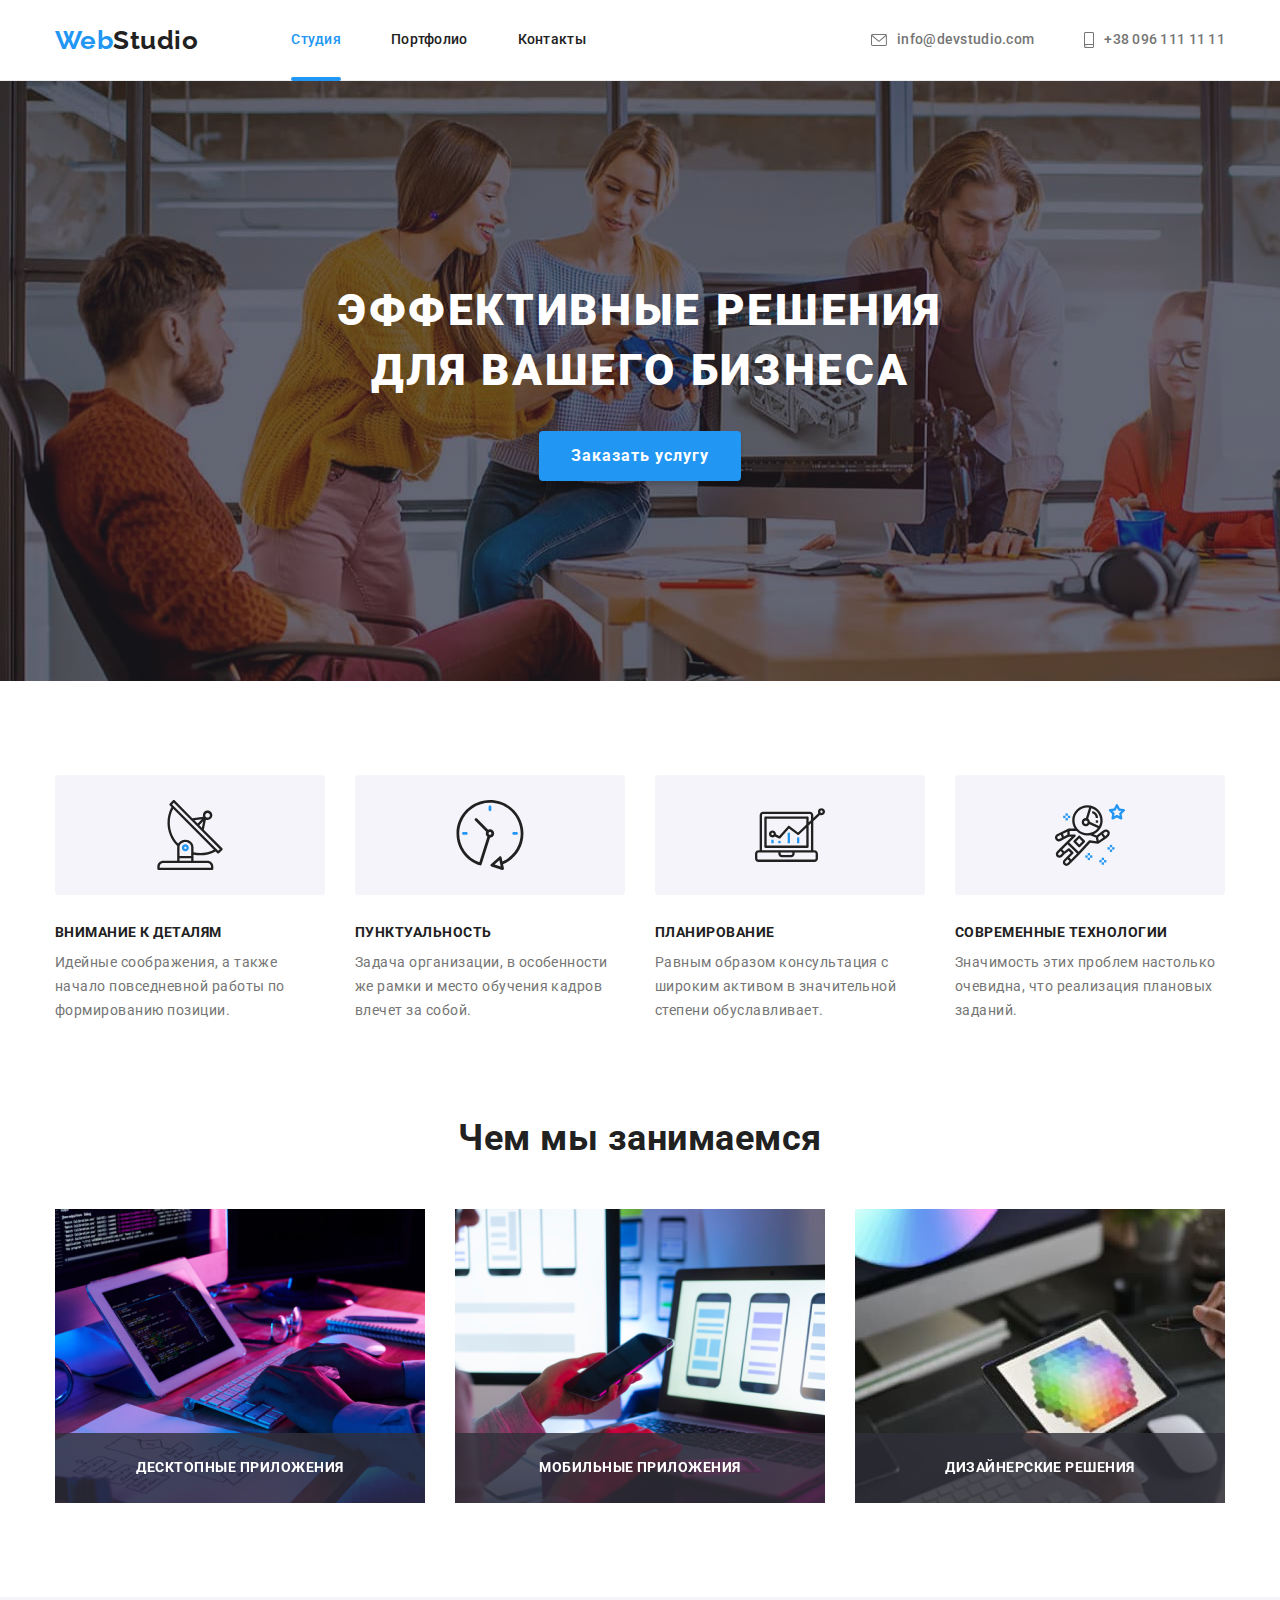
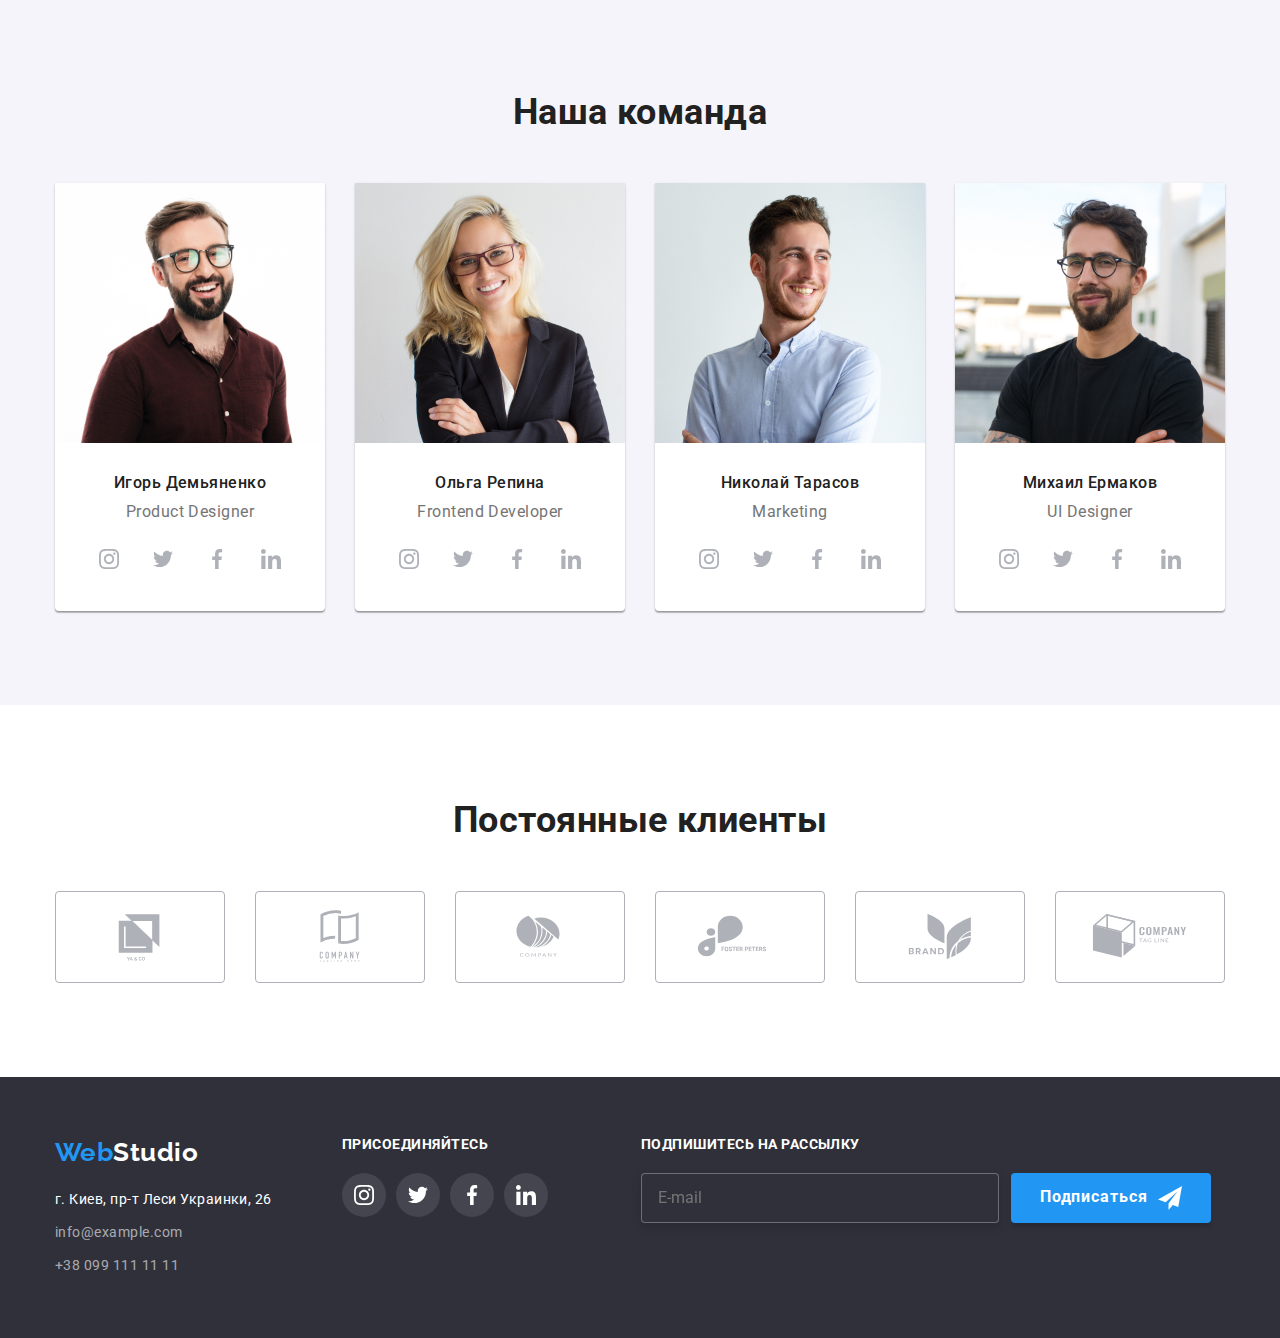
<file: index.html>
<!DOCTYPE html>
<html lang="ru">
  <head>
    <meta charset="UTF-8" />
    <meta http-equiv="X-UA-Compatible" content="IE=edge" />
    <meta name="viewport" content="width=device-width, initial-scale=1.0" />
    <title>Document</title>

    <link
      href="https://fonts.googleapis.com/css2?family=Raleway:wght@700&family=Roboto:wght@400;500;700;900&display=swap"
      rel="stylesheet"
    />
    <link
      rel="stylesheet"
      href="https://cdnjs.cloudflare.com/ajax/libs/modern-normalize/1.1.0/modern-normalize.min.css"
    />
    <link rel="stylesheet" href="./css/styles.css" />
  </head>
  <body>
    <!----------------HEADER------------->

    <header>
      <div class="container header">
        <nav class="header-nav">
          <a href="/" class="logo"
            ><span class="second-color-logo">Web</span>Studio
          </a>
          <ul class="site-nav list">
            <li class="item">
              <a href="./index.html" class="link current-btn">Студия</a>
            </li>
            <li class="item">
              <a href="./portfolio.html" class="link">Портфолио</a>
            </li>

            <li class="item">
              <a href="./contacts.html" class="link">Контакты</a>
            </li>
          </ul>
        </nav>

        <ul class="contacts list">
          <li class="item">
            <a href="mailto:info@devstudio.com" class="contacts-link">
              <svg class="icon-contacts" width="16" height="12">
                <use href="./images/icons.svg/sprite.svg#icon-envelope"></use>
              </svg>
              info@devstudio.com</a
            >
          </li>
          <li class="item">
            <a href="tel:+380961111111" class="contacts-link">
              <svg class="icon-contacts" width="10" height="16">
                <use
                  href="./images/icons.svg/sprite.svg#icon-smartphone  "
                ></use>
              </svg>
              +38 096 111 11 11
            </a>
          </li>
        </ul>
      </div>
    </header>
    <!-----------------MAIN-------------->

    <main>
      <!-----------------HERO-------------->

      <section class="hero">
        <div class="container">
          <h1 class="hero-title">Эффективные решения для вашего бизнеса</h1>
          <button type="button" class="hero-button" data-modal-open>
            Заказать услугу
          </button>

          <!-- -------MODAL-------- -->

          <div class="backdrop is-hidden" data-modal>
            <div class="modal">
              <button class="modal-close" data-modal-close>
                <svg class="modal-icon" width="11" height="11">
                  <use href="./images/icons.svg/sprite.svg#icon-modal"></use>
                </svg>
              </button>

              <form class="modal-form">
                <b class="modal-title">
                  Оставьте свои данные, мы вам перезвоним
                </b>

                <label class="modal-label" for="name">Имя</label>
                <div class="modal-thumb">
                  <input
                    class="modal-input"
                    name="name"
                    type="text"
                    id="name"
                  />
                  <svg class="modal-icon-input" width="18" height="18">
                    <use
                      href="./images/icons.svg/sprite.svg#icon-person-modal"
                    ></use>
                  </svg>
                </div>

                <label class="modal-label" for="tel">Телефон</label>

                <div class="modal-thumb">
                  <input
                    class="modal-input"
                    name="telephone"
                    type="tel"
                    id="tel"
                  />

                  <svg class="modal-icon-input" width="18" height="18">
                    <use
                      href="./images/icons.svg/sprite.svg#icon-phone-modal"
                    ></use>
                  </svg>
                </div>

                <label class="modal-label" for="email">Почта</label>
                <div class="modal-thumb">
                  <input
                    class="modal-input"
                    name="email"
                    type="email"
                    id="email"
                  />
                  <svg class="modal-icon-input" width="18" height="18">
                    <use
                      href="./images/icons.svg/sprite.svg#icon-email-modal"
                    ></use>
                  </svg>
                </div>
                <label class="modal-label" for="comment">Комментарий</label>
                <textarea
                  class="comment-text"
                  name="comment"
                  id="comment"
                  placeholder="Введите текст"
                ></textarea>

                <div class="policy">
                  <input
                    class="policy-input"
                    type="checkbox"
                    name="policy"
                    id="policy"
                  />
                  <span class="check-icon"> </span>
                  <label class="policy-label" for="policy">
                    Соглашаюсь с рассылкой и принимаю&nbsp;
                    <a href="" class="policy-contract"> Условия договора</a>
                  </label>
                </div>

                <div class="modal-button">
                  <button class="button" type="submit">Отправить</button>
                </div>
              </form>
            </div>
          </div>
        </div>
      </section>

      <!-----------------BENEFITS-------------->
      <section class="section benefits-section">
        <h2 class="section-title visually-hidden">Наши плюсы</h2>
        <div class="container">
          <ul class="benefits-list list">
            <li class="item icon">
              <div class="icon-box">
                <svg class="icon-benefits" width="70" height="70">
                  <use href="./images/icons.svg/sprite.svg#icon-antenna"></use>
                </svg>
              </div>
              <h3 class="title">Внимание к деталям</h3>
              <p class="benefits-text">
                Идейные соображения, а также начало повседневной работы по
                формированию позиции.
              </p>
            </li>
            <li class="item icon">
              <div class="icon-box">
                <svg class="icon-benefits" width="70" height="70">
                  <use href="./images/icons.svg/sprite.svg#icon-clock"></use>
                </svg>
              </div>
              <h3 class="title">Пунктуальность</h3>
              <p class="benefits-text">
                Задача организации, в особенности же рамки и место обучения
                кадров влечет за собой.
              </p>
            </li>
            <li class="item icon">
              <div class="icon-box">
                <svg class="icon-benefits" width="70" height="70">
                  <use href="./images/icons.svg/sprite.svg#icon-diagram"></use>
                </svg>
              </div>
              <h3 class="title">Планирование</h3>
              <p class="benefits-text">
                Равным образом консультация с широким активом в значительной
                степени обуславливает.
              </p>
            </li>

            <li class="item icon">
              <div class="icon-box">
                <svg class="icon-benefits" width="70" height="70">
                  <use
                    href="./images/icons.svg/sprite.svg#icon-astronaut"
                  ></use>
                </svg>
              </div>
              <h3 class="title">Современные технологии</h3>
              <p class="benefits-text">
                Значимость этих проблем настолько очевидна, что реализация
                плановых заданий.
              </p>
            </li>
          </ul>
        </div>
      </section>

      <!-----------------OCCUPATION-------------->
      <section class="section occupation">
        <div class="container">
          <h2 class="section-title">Чем мы занимаемся</h2>

          <ul class="list-works list">
            <li class="item">
              <div class="works-thumb">
                <img
                  src="./images/studio.images/works/site-development.jpg"
                  alt="site development"
                  width="370"
                  height="294"
                />
                <p class="works-text">Десктопные приложения</p>
              </div>
            </li>
            <li class="item">
              <div class="works-thumb">
                <img
                  src="./images/studio.images/works/mobile-development.jpg"
                  alt="mobile development"
                  width="370"
                  height="294"
                />
                <p class="works-text">Мобильные приложения</p>
              </div>
            </li>
            <li class="item">
              <div class="works-thumb">
                <img
                  src="./images/studio.images/works/styles-and-colors.jpg"
                  alt="styles and colors"
                  width="370"
                  height="294"
                />
                <p class="works-text">Дизайнерские решения</p>
              </div>
            </li>
          </ul>
        </div>
      </section>

      <!-----------------TEAM-------------->

      <section class="section team">
        <div class="container">
          <h2 class="section-title">Наша команда</h2>
          <ul class="team-list list">
            <li class="item">
              <img
                class="img"
                src="./images/studio.images/team/img-1.jpg"
                alt="Product Designer"
                width="270"
                height="260"
              />
              <div class="team-content">
                <h3 class="member">Игорь Демьяненко</h3>
                <p class="specialty">Product Designer</p>
                <ul class="team-soc-media list">
                  <li class="item-soc">
                    <a href="" class="social-link">
                      <svg class="icon-social" width="20" height="20">
                        <use
                          href="./images/icons.svg/sprite.svg#icon-instagram"
                        ></use>
                      </svg>
                    </a>
                  </li>

                  <li class="item-soc">
                    <a href="" class="social-link">
                      <svg class="icon-social" width="20" height="20">
                        <use
                          href="./images/icons.svg/sprite.svg#icon-twitter"
                        ></use>
                      </svg>
                    </a>
                  </li>

                  <li class="item-soc">
                    <a href="" class="social-link">
                      <svg class="icon-social" width="20" height="20">
                        <use
                          href="./images/icons.svg/sprite.svg#icon-facebook"
                        ></use>
                      </svg>
                    </a>
                  </li>

                  <li class="item-soc">
                    <a href="" class="social-link">
                      <svg class="icon-social" width="20" height="20">
                        <use
                          href="./images/icons.svg/sprite.svg#icon-linkedin"
                        ></use>
                      </svg>
                    </a>
                  </li>
                </ul>
              </div>
            </li>
            <!-- ------------------ -->
            <li class="item">
              <img
                class="img"
                src="./images/studio.images/team/img-2.jpg"
                alt="Frontend Developer"
                width="270"
                height="260"
              />
              <div class="team-content">
                <h3 class="member">Ольга Репина</h3>
                <p class="specialty">Frontend Developer</p>

                <ul class="team-soc-media list">
                  <li class="item-soc">
                    <a href="" class="social-link">
                      <svg class="icon-social" width="20" height="20">
                        <use
                          href="./images/icons.svg/sprite.svg#icon-instagram"
                        ></use>
                      </svg>
                    </a>
                  </li>

                  <li class="item-soc">
                    <a href="" class="social-link">
                      <svg class="icon-social" width="20" height="20">
                        <use
                          href="./images/icons.svg/sprite.svg#icon-twitter"
                        ></use>
                      </svg>
                    </a>
                  </li>

                  <li class="item-soc">
                    <a href="" class="social-link">
                      <svg class="icon-social" width="20" height="20">
                        <use
                          href="./images/icons.svg/sprite.svg#icon-facebook"
                        ></use>
                      </svg>
                    </a>
                  </li>

                  <li class="item-soc">
                    <a href="" class="social-link">
                      <svg class="icon-social" width="20" height="20">
                        <use
                          href="./images/icons.svg/sprite.svg#icon-linkedin"
                        ></use>
                      </svg>
                    </a>
                  </li>
                </ul>
              </div>
            </li>
            <!-- ------------- -->
            <li class="item">
              <img
                class="img"
                src="./images/studio.images/team/img-3.jpg"
                alt="Marketing"
                width="270"
                height="260"
              />
              <div class="team-content">
                <h3 class="member">Николай Тарасов</h3>
                <p class="specialty">Marketing</p>

                <ul class="team-soc-media list">
                  <li class="item-soc">
                    <a href="" class="social-link">
                      <svg class="icon-social" width="20" height="20">
                        <use
                          href="./images/icons.svg/sprite.svg#icon-instagram"
                        ></use>
                      </svg>
                    </a>
                  </li>

                  <li class="item-soc">
                    <a href="" class="social-link">
                      <svg class="icon-social" width="20" height="20">
                        <use
                          href="./images/icons.svg/sprite.svg#icon-twitter"
                        ></use>
                      </svg>
                    </a>
                  </li>

                  <li class="item-soc">
                    <a href="" class="social-link">
                      <svg class="icon-social" width="20" height="20">
                        <use
                          href="./images/icons.svg/sprite.svg#icon-facebook"
                        ></use>
                      </svg>
                    </a>
                  </li>

                  <li class="item-soc">
                    <a href="" class="social-link">
                      <svg class="icon-social" width="20" height="20">
                        <use
                          href="./images/icons.svg/sprite.svg#icon-linkedin"
                        ></use>
                      </svg>
                    </a>
                  </li>
                </ul>
              </div>
            </li>
            <!-- -------------- -->
            <li class="item">
              <img
                class="img"
                src="./images/studio.images/team/img-4.jpg"
                alt="UI Designer"
                width="270"
                height="260"
              />
              <div class="team-content">
                <h3 class="member">Михаил Ермаков</h3>
                <p class="specialty">UI Designer</p>

                <ul class="team-soc-media list">
                  <li class="item-soc">
                    <a href="" class="social-link">
                      <svg class="icon-social" width="20" height="20">
                        <use
                          href="./images/icons.svg/sprite.svg#icon-instagram"
                        ></use>
                      </svg>
                    </a>
                  </li>

                  <li class="item-soc">
                    <a href="" class="social-link">
                      <svg class="icon-social" width="20" height="20">
                        <use
                          href="./images/icons.svg/sprite.svg#icon-twitter"
                        ></use>
                      </svg>
                    </a>
                  </li>

                  <li class="item-soc">
                    <a href="" class="social-link">
                      <svg class="icon-social" width="20" height="20">
                        <use
                          href="./images/icons.svg/sprite.svg#icon-facebook"
                        ></use>
                      </svg>
                    </a>
                  </li>

                  <li class="item-soc">
                    <a href="" class="social-link">
                      <svg class="icon-social" width="20" height="20">
                        <use
                          href="./images/icons.svg/sprite.svg#icon-linkedin"
                        ></use>
                      </svg>
                    </a>
                  </li>
                </ul>
              </div>
            </li>
          </ul>
        </div>
      </section>
      <!---------------clients-------------- -->
      <section class="section clients">
        <div class="container">
          <h2 class="section-title">Постоянные клиенты</h2>
          <ul class="list clients-list">
            <li class="item">
              <a href="" class="clients-link">
                <svg class="icon-clients" width="106" height="60">
                  <use href="./images/icons.svg/sprite.svg#icon-Logo-1"></use>
                </svg>
              </a>
            </li>

            <li class="item">
              <a href="" class="clients-link">
                <svg class="icon-clients" width="106" height="60">
                  <use href="./images/icons.svg/sprite.svg#icon-Logo-2"></use>
                </svg>
              </a>
            </li>

            <li class="item">
              <a href="" class="clients-link">
                <svg class="icon-clients" width="106" height="60">
                  <use href="./images/icons.svg/sprite.svg#icon-Logo-3"></use>
                </svg>
              </a>
            </li>

            <li class="item">
              <a href="" class="clients-link">
                <svg class="icon-clients" width="106" height="60">
                  <use href="./images/icons.svg/sprite.svg#icon-Logo-4"></use>
                </svg>
              </a>
            </li>

            <li class="item">
              <a href="" class="clients-link">
                <svg class="icon-clients" width="106" height="60">
                  <use href="./images/icons.svg/sprite.svg#icon-Logo-5"></use>
                </svg>
              </a>
            </li>

            <li class="item">
              <a href="" class="clients-link">
                <svg class="icon-clients" width="106" height="60">
                  <use href="./images/icons.svg/sprite.svg#icon-Logo-6"></use>
                </svg>
              </a>
            </li>
          </ul>
        </div>
      </section>
    </main>
    <!-----------------FOOTER-------------->

    <footer class="footer">
      <div class="container footer-container">
        <div class="footer-address">
          <a href="/" class="footer-logo"
            ><span class="footer-logo-span">Web</span>Studio
          </a>
          <address class="address">
            <a href="/" class="location">г. Киев, пр-т Леси Украинки, 26</a>
            <a href="emailto:info@example.com" class="contacts mail"
              >info@example.com</a
            >
            <a href="tel:+380991111111" class="contacts tel"
              >+38 099 111 11 11</a
            >
          </address>
        </div>
        <div class="social-media">
          <h3 class="title">присоединяйтесь</h3>
          <ul class="footer-list list">
            <li class="item">
              <a href="" class="link">
                <svg class="icon-social" width="20" height="20">
                  <use
                    href="./images/icons.svg/sprite.svg#icon-instagram"
                  ></use>
                </svg>
              </a>
            </li>

            <li class="item">
              <a href="" class="link">
                <svg class="icon-social" width="20" height="20">
                  <use href="./images/icons.svg/sprite.svg#icon-twitter"></use>
                </svg>
              </a>
            </li>

            <li class="item">
              <a href="" class="link">
                <svg class="icon-social" width="20" height="20">
                  <use href="./images/icons.svg/sprite.svg#icon-facebook"></use>
                </svg>
              </a>
            </li>

            <li class="item">
              <a href="" class="link">
                <svg class="icon-social" width="20" height="20">
                  <use href="./images/icons.svg/sprite.svg#icon-linkedin"></use>
                </svg>
              </a>
            </li>
          </ul>
        </div>

        <div class="subscribe">
          <h3 class="title">Подпишитесь на рассылку</h3>
          <form class="subscribe-form">
            <label for="email-footer"></label>
            <input
              class="input-footer"
              name="email"
              type="email"
              id="email-footer"
              placeholder="E-mail"
            />
            <button class="button" type="submit">
              Подписаться
              <svg width="24" height="24" class="subscribe-icon">
                <use href="./images/icons.svg/sprite.svg#icon-send"></use>
              </svg>
            </button>
          </form>
        </div>
      </div>
    </footer>
    <script src="./modal.js"></script>
  </body>
</html>
</file>
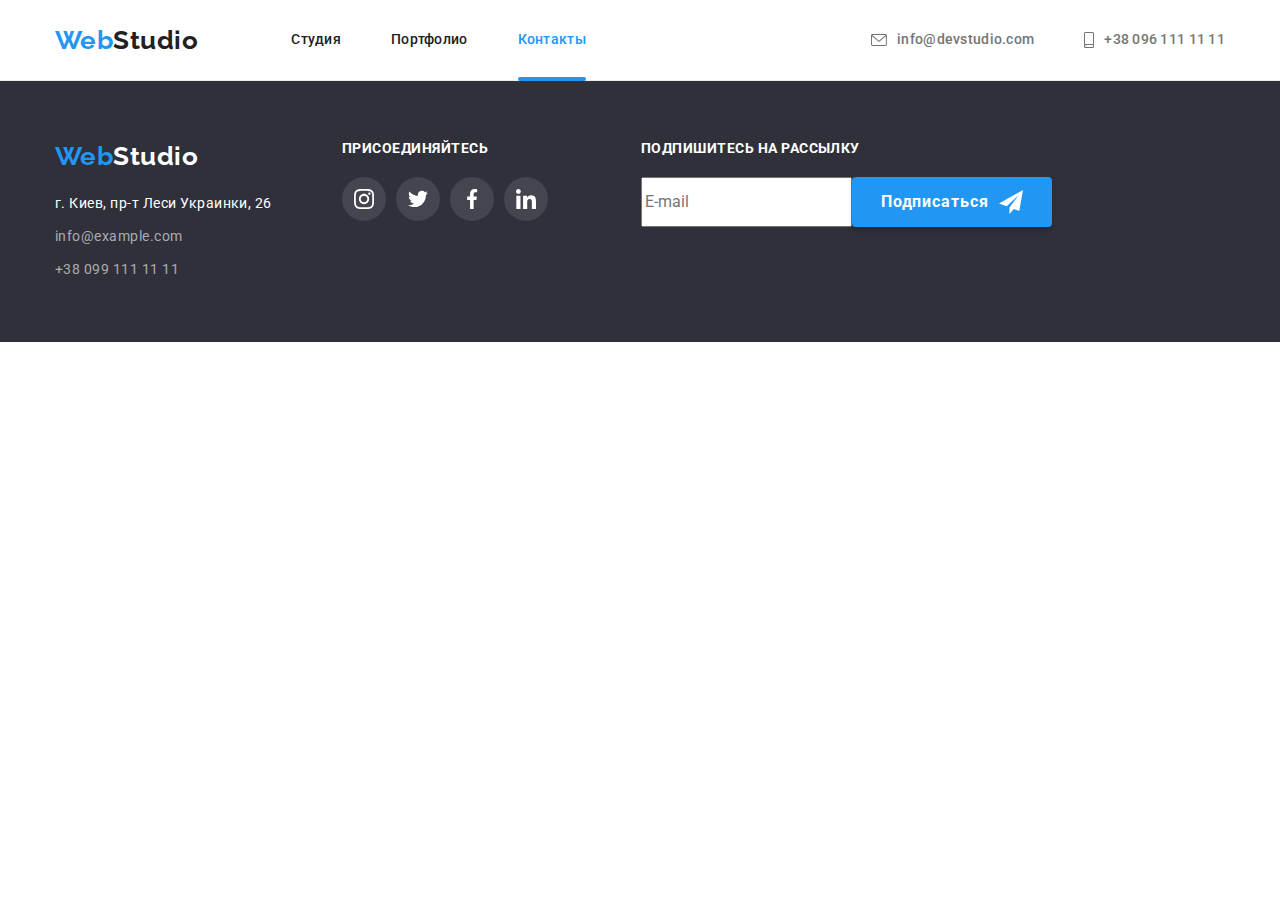
<file: contacts.html>
<!DOCTYPE html>
<html lang="en">
  <head>
    <meta charset="UTF-8" />
    <meta http-equiv="X-UA-Compatible" content="IE=edge" />
    <meta name="viewport" content="width=device-width, initial-scale=1.0" />
    <title>Document</title>
    <link
      href="https://fonts.googleapis.com/css2?family=Raleway:wght@700&family=Roboto:wght@400;500;700;900&display=swap"
      rel="stylesheet"
    />
    <link
      rel="stylesheet"
      href="https://cdnjs.cloudflare.com/ajax/libs/modern-normalize/1.1.0/modern-normalize.min.css"
    />
    <link rel="stylesheet" href="./css/styles.css" />
  </head>
  <body>
    <!-- header -->
    <header>
      <div class="container header">
        <nav class="header-nav">
          <a href="/" class="logo"
            ><span class="second-color-logo">Web</span>Studio
          </a>
          <ul class="site-nav list">
            <li class="item">
              <a href="./index.html" class="link">Студия</a>
            </li>
            <li class="item">
              <a href="./portfolio.html" class="link">Портфолио</a>
            </li>

            <li class="item">
              <a href="./contacts.html" class="link current-btn">Контакты</a>
            </li>
          </ul>
        </nav>

        <ul class="contacts list">
          <li class="item">
            <a href="mailto:info@devstudio.com" class="contacts-link">
              <svg class="icon-contacts" width="16" height="12">
                <use href="./images/icons.svg/sprite.svg#icon-envelope"></use>
              </svg>
              info@devstudio.com</a
            >
          </li>
          <li class="item">
            <a href="tel:+380961111111" class="contacts-link">
              <svg class="icon-contacts" width="10" height="16">
                <use
                  href="./images/icons.svg/sprite.svg#icon-smartphone  "
                ></use>
              </svg>
              +38 096 111 11 11
            </a>
          </li>
        </ul>
      </div>
    </header>
    <!-- main -->
    <main></main>

    <!-- footer -->
    <footer class="footer">
      <div class="container footer-container">
        <div class="footer-address">
          <a href="/" class="footer-logo"
            ><span class="footer-logo-span">Web</span>Studio
          </a>
          <address class="address">
            <a href="/" class="location">г. Киев, пр-т Леси Украинки, 26</a>
            <a href="emailto:info@example.com" class="contacts mail"
              >info@example.com</a
            >
            <a href="tel:+380991111111" class="contacts tel"
              >+38 099 111 11 11</a
            >
          </address>
        </div>
        <div class="social-media">
          <h3 class="title">присоединяйтесь</h3>
          <ul class="footer-list list">
            <li class="item">
              <a href="" class="link">
                <svg class="icon-social" width="20" height="20">
                  <use
                    href="./images/icons.svg/sprite.svg#icon-instagram"
                  ></use>
                </svg>
              </a>
            </li>

            <li class="item">
              <a href="" class="link">
                <svg class="icon-social" width="20" height="20">
                  <use href="./images/icons.svg/sprite.svg#icon-twitter"></use>
                </svg>
              </a>
            </li>

            <li class="item">
              <a href="" class="link">
                <svg class="icon-social" width="20" height="20">
                  <use href="./images/icons.svg/sprite.svg#icon-facebook"></use>
                </svg>
              </a>
            </li>

            <li class="item">
              <a href="" class="link">
                <svg class="icon-social" width="20" height="20">
                  <use href="./images/icons.svg/sprite.svg#icon-linkedin"></use>
                </svg>
              </a>
            </li>
          </ul>
        </div>

        <div class="subscribe">
          <h3 class="title">Подпишитесь на рассылку</h3>
          <form class="subscribe-form">
            <label for="email"></label>
            <input name="email" type="email" id="email" placeholder="E-mail" />
            <button class="button" type="submit">
              Подписаться
              <svg width="24" height="24" class="subscribe-icon">
                <use href="./images/icons.svg/sprite.svg#icon-send"></use>
              </svg>
            </button>
          </form>
        </div>
      </div>
    </footer>
    <script></script>
  </body>
</html>
</file>
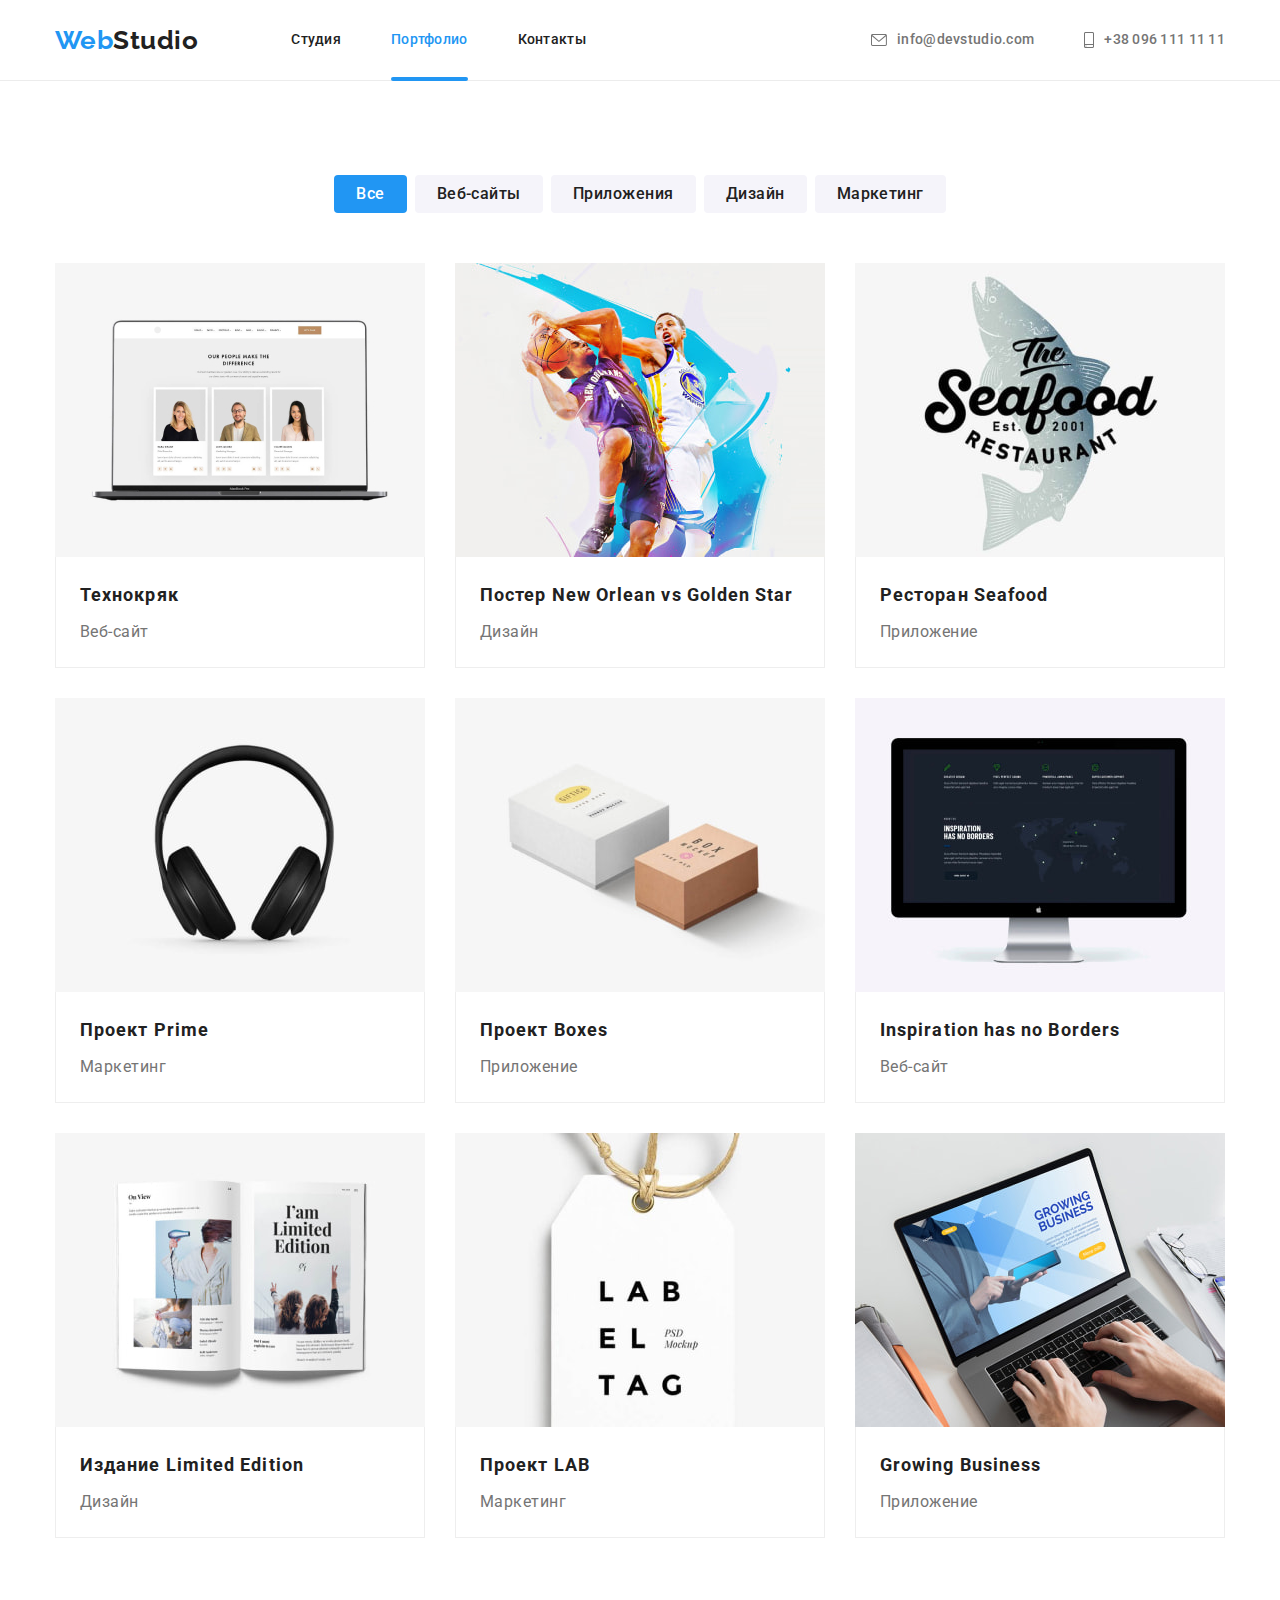
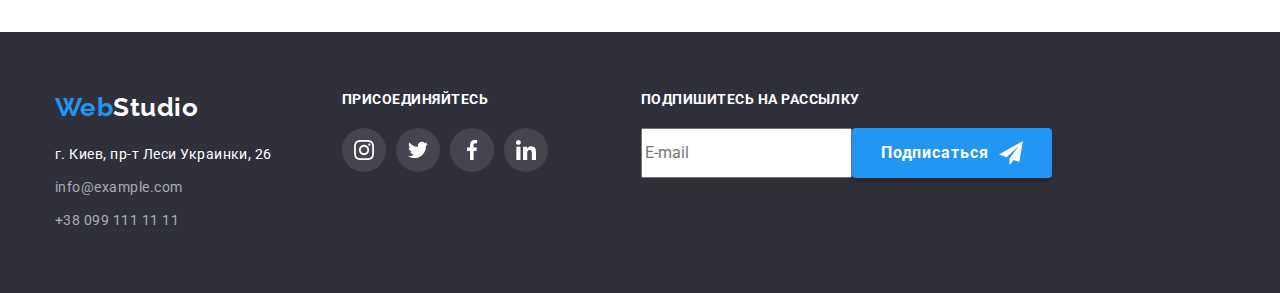
<file: portfolio.html>
<!DOCTYPE html>
<html lang="en">
  <head>
    <meta charset="UTF-8" />
    <meta http-equiv="X-UA-Compatible" content="IE=edge" />
    <meta name="viewport" content="width=device-width, initial-scale=1.0" />
    <title>Document</title>
    <link
      href="https://fonts.googleapis.com/css2?family=Raleway:wght@700&family=Roboto:wght@400;500;700;900&display=swap"
      rel="stylesheet"
    />
    <link
      rel="stylesheet"
      href="https://cdnjs.cloudflare.com/ajax/libs/modern-normalize/1.1.0/modern-normalize.min.css"
    />
    <link rel="stylesheet" href="./css/styles.css" />
  </head>
  <body>
    <!-----------------HEADER-------------->
    <header>
      <div class="container header">
        <nav class="header-nav">
          <a href="/" class="logo"
            ><span class="second-color-logo">Web</span>Studio
          </a>
          <ul class="site-nav list">
            <li class="item">
              <a href="./index.html" class="link">Студия</a>
            </li>
            <li class="item">
              <a href="./portfolio.html" class="link current-btn">Портфолио</a>
            </li>

            <li class="item">
              <a href="./contacts.html" class="link">Контакты</a>
            </li>
          </ul>
        </nav>

        <ul class="contacts list">
          <li class="item">
            <a href="mailto:info@devstudio.com" class="contacts-link">
              <svg class="icon-contacts" width="16" height="12">
                <use href="./images/icons.svg/sprite.svg#icon-envelope"></use>
              </svg>
              info@devstudio.com</a
            >
          </li>
          <li class="item">
            <a href="tel:+380961111111" class="contacts-link">
              <svg class="icon-contacts" width="10" height="16">
                <use
                  href="./images/icons.svg/sprite.svg#icon-smartphone  "
                ></use>
              </svg>
              +38 096 111 11 11
            </a>
          </li>
        </ul>
      </div>
    </header>
    <!-----------------MAIN-------------->
    <main>
      <section class="section">
        <div class="container">
          <!-----------------HIDDEN TITLE-------------->
          <h1 class="visually-hidden">Portfolio</h1>

          <!-----------------FILTER BUTTON-------------->
          <ul class="filter-list list">
            <li class="item">
              <button type="button" class="filter-button current">Все</button>
            </li>
            <li class="item">
              <button type="button" class="filter-button">Веб-сайты</button>
            </li>
            <li class="item">
              <button type="button" class="filter-button">Приложения</button>
            </li>
            <li class="item">
              <button type="button" class="filter-button">Дизайн</button>
            </li>
            <li class="item">
              <button type="button" class="filter-button">Маркетинг</button>
            </li>
          </ul>

          <!-----------------PROJECTS LIST-------------->
          <ul class="projects list">
            <li class="item">
              <a href="" class="decoration">
                <div class="thumb">
                  <img
                    class="img"
                    src="./images/portfolio.images/img-1.jpg"
                    alt="Технокряк"
                    width="370"
                    height="294"
                  />
                  <div class="actions">
                    <p class="actions-text">
                      Ресурс предлагает комплексные предложения с разным уровнем
                      функционала и сервисов. Все это позволит посетителю
                      получить исчерпывающие сведения о компании или частном
                      лице.
                    </p>
                  </div>
                </div>
                <div class="content">
                  <h2 class="title">Технокряк</h2>
                  <p class="text">Веб-сайт</p>
                </div>
              </a>
            </li>

            <li class="item">
              <a href="" class="decoration">
                <div class="thumb">
                  <img
                    class="img"
                    src="./images/portfolio.images/img-2.jpg"
                    alt="Постер New Orlean vs Golden Star"
                    width="370"
                    height="294"
                  />
                  <div class="actions">
                    <p class="actions-text">
                      Ресурс предлагает комплексные предложения с разным уровнем
                      функционала и сервисов. Все это позволит посетителю
                      получить исчерпывающие сведения о компании или частном
                      лице.
                    </p>
                  </div>
                </div>
                <div class="content">
                  <h2 class="title">Постер New Orlean vs Golden Star</h2>
                  <p class="text">Дизайн</p>
                </div>
              </a>
            </li>

            <li class="item">
              <a href="" class="decoration">
                <div class="thumb">
                  <img
                    class="img"
                    src="./images/portfolio.images/img-3.jpg"
                    alt="Ресторан Seafood"
                    width="370"
                    height="294"
                  />
                  <div class="actions">
                    <p class="actions-text">
                      Ресурс предлагает комплексные предложения с разным уровнем
                      функционала и сервисов. Все это позволит посетителю
                      получить исчерпывающие сведения о компании или частном
                      лице.
                    </p>
                  </div>
                </div>
                <div class="content">
                  <h2 class="title">Ресторан Seafood</h2>
                  <p class="text">Приложение</p>
                </div>
              </a>
            </li>

            <li class="item">
              <a href="" class="decoration">
                <div class="thumb">
                  <img
                    class="img"
                    src="./images/portfolio.images/img-4.jpg"
                    alt="Проект Prime"
                    width="370"
                    height="294"
                  />
                  <div class="actions">
                    <p class="actions-text">
                      Ресурс предлагает комплексные предложения с разным уровнем
                      функционала и сервисов. Все это позволит посетителю
                      получить исчерпывающие сведения о компании или частном
                      лице.
                    </p>
                  </div>
                </div>
                <div class="content">
                  <h2 class="title">Проект Prime</h2>
                  <p class="text">Маркетинг</p>
                </div>
              </a>
            </li>

            <li class="item">
              <a href="" class="decoration">
                <div class="thumb">
                  <img
                    class="img"
                    src="./images/portfolio.images/img-5.jpg"
                    alt="Проект Boxes"
                    width="370"
                    height="294"
                  />
                  <div class="actions">
                    <p class="actions-text">
                      Ресурс предлагает комплексные предложения с разным уровнем
                      функционала и сервисов. Все это позволит посетителю
                      получить исчерпывающие сведения о компании или частном
                      лице.
                    </p>
                  </div>
                </div>
                <div class="content">
                  <h2 class="title">Проект Boxes</h2>
                  <p class="text">Приложение</p>
                </div>
              </a>
            </li>

            <li class="item">
              <a href="" class="decoration">
                <div class="thumb">
                  <img
                    class="img"
                    src="./images/portfolio.images/img-6.jpg"
                    alt="Inspiration has no Borders"
                    width="370"
                    height="294"
                  />
                  <div class="actions">
                    <p class="actions-text">
                      Ресурс предлагает комплексные предложения с разным уровнем
                      функционала и сервисов. Все это позволит посетителю
                      получить исчерпывающие сведения о компании или частном
                      лице.
                    </p>
                  </div>
                </div>

                <div class="content">
                  <h2 class="title">Inspiration has no Borders</h2>
                  <p class="text">Веб-сайт</p>
                </div>
              </a>
            </li>

            <li class="item">
              <a href="" class="decoration">
                <div class="thumb">
                  <img
                    class="img"
                    src="./images/portfolio.images/img-7.jpg"
                    alt="Издание Limited Edition"
                    width="370"
                    height="294"
                  />
                  <div class="actions">
                    <p class="actions-text">
                      Ресурс предлагает комплексные предложения с разным уровнем
                      функционала и сервисов. Все это позволит посетителю
                      получить исчерпывающие сведения о компании или частном
                      лице.
                    </p>
                  </div>
                </div>
                <div class="content">
                  <h2 class="title">Издание Limited Edition</h2>
                  <p class="text">Дизайн</p>
                </div>
              </a>
            </li>

            <li class="item">
              <a href="" class="decoration">
                <div class="thumb">
                  <img
                    class="img"
                    src="./images/portfolio.images/img-8.jpg"
                    alt="Проект LAB"
                    width="370"
                    height="294"
                  />
                  <div class="actions">
                    <p class="actions-text">
                      Ресурс предлагает комплексные предложения с разным уровнем
                      функционала и сервисов. Все это позволит посетителю
                      получить исчерпывающие сведения о компании или частном
                      лице.
                    </p>
                  </div>
                </div>
                <div class="content">
                  <h2 class="title">Проект LAB</h2>
                  <p class="text">Маркетинг</p>
                </div>
              </a>
            </li>

            <li class="item">
              <a href="" class="decoration">
                <div class="thumb">
                  <img
                    class="img"
                    src="./images/portfolio.images/img-9.jpg"
                    alt="Growing Business"
                    width="370"
                    height="294"
                  />
                  <div class="actions">
                    <p class="actions-text">
                      Ресурс предлагает комплексные предложения с разным уровнем
                      функционала и сервисов. Все это позволит посетителю
                      получить исчерпывающие сведения о компании или частном
                      лице.
                    </p>
                  </div>
                </div>
                <div class="content">
                  <h2 class="title">Growing Business</h2>
                  <p class="text">Приложение</p>
                </div>
              </a>
            </li>
          </ul>
        </div>
      </section>
    </main>

    <!-----------------FOOTER-------------->
    <footer class="footer">
      <div class="container footer-container">
        <div class="footer-address">
          <a href="/" class="footer-logo"
            ><span class="footer-logo-span">Web</span>Studio
          </a>
          <address class="address">
            <a href="/" class="location">г. Киев, пр-т Леси Украинки, 26</a>
            <a href="emailto:info@example.com" class="contacts mail"
              >info@example.com</a
            >
            <a href="tel:+380991111111" class="contacts tel"
              >+38 099 111 11 11</a
            >
          </address>
        </div>
        <div class="social-media">
          <h3 class="title">присоединяйтесь</h3>
          <ul class="footer-list list">
            <li class="item">
              <a href="" class="link">
                <svg class="icon-social" width="20" height="20">
                  <use
                    href="./images/icons.svg/sprite.svg#icon-instagram"
                  ></use>
                </svg>
              </a>
            </li>

            <li class="item">
              <a href="" class="link">
                <svg class="icon-social" width="20" height="20">
                  <use href="./images/icons.svg/sprite.svg#icon-twitter"></use>
                </svg>
              </a>
            </li>

            <li class="item">
              <a href="" class="link">
                <svg class="icon-social" width="20" height="20">
                  <use href="./images/icons.svg/sprite.svg#icon-facebook"></use>
                </svg>
              </a>
            </li>

            <li class="item">
              <a href="" class="link">
                <svg class="icon-social" width="20" height="20">
                  <use href="./images/icons.svg/sprite.svg#icon-linkedin"></use>
                </svg>
              </a>
            </li>
          </ul>
        </div>

        <div class="subscribe">
          <h3 class="title">Подпишитесь на рассылку</h3>
          <form class="subscribe-form">
            <label for="email"></label>
            <input name="email" type="email" id="email" placeholder="E-mail" />
            <button class="button" type="submit">
              Подписаться
              <svg width="24" height="24" class="subscribe-icon">
                <use href="./images/icons.svg/sprite.svg#icon-send"></use>
              </svg>
            </button>
          </form>
        </div>
      </div>
    </footer>
  </body>
  <script></script>
</html>
</file>
<file: css/styles.css>
body {
  font-family: "Roboto", sans-serif;
  letter-spacing: 0.03em;
}

:root {
  --basic-color: #212121;
  --text-color: #757575;
  --accent-color: #2196f3;
  --hero-title-color: #ffffff;
  --button-bkg-color: #2196f3;
  --hero-bcg-color: #2f303a;
  --hero-border-bottom: #ececec;
  --social-media-color: #afb1b8;
  --section-team-shadow: 0px 1px 3px rgba(0, 0, 0, 0.12),
    0px 1px 1px rgba(0, 0, 0, 0.14), 0px 2px 1px rgba(0, 0, 0, 0.2);
  --animation-cubic: cubic-bezier(0.4, 0, 0.2, 1);
}

img {
  display: block;
  max-width: 100%;
}

h1,
h2,
h3,
p {
  margin-top: 0;
  margin-bottom: 0;
}
a {
  display: block;
}

header {
  color: var(--basic-color);
  background-color: #ffffff;
  border-bottom: 1px solid var(--hero-border-bottom);
}

.list {
  list-style: none;
  margin: 0;
  padding: 0;
}

.decoration {
  text-decoration: none;
}
.visually-hidden {
  position: absolute;
  white-space: nowrap;
  width: 1px;
  height: 1px;
  overflow: hidden;
  border: 0;
  padding: 0;
  clip: rect(0 0 0 0);
  clip-path: inset(50%);
  margin: -1px;
}

.section {
  padding: 94px 0;
}

.container {
  width: 1200px;
  margin: 0 auto;
  /* outline: 2px solid bisque; */
  padding: 0 15px;
}
.section.occupation {
  padding-top: 0;
}
.section-title {
  color: var(--basic-color);
  font-weight: 700;
  font-size: 36px;
  line-height: 1.17;
  text-align: center;
  margin-bottom: 50px;
}

/* ----------------WEB STUDIO--------------- */

/* ----------------HEADER--------------- */

.container.header {
  display: flex;
  justify-content: space-between;
}

/* ----------------LOGO--------------- */
.logo {
  margin-right: 93px;
  color: var(--basic-color);
  font-family: Raleway;
  font-weight: 700;
  font-size: 26px;
  line-height: 1.19;

  text-decoration: none;
}

.logo .second-color-logo {
  color: var(--accent-color);
}
.header-nav {
  display: flex;
  align-items: center;
  font-weight: 500;
  font-size: 16px;
  line-height: 1.14;
}
/* ----------------NAVIGATION--------------- */
.site-nav {
  display: flex;
}

.site-nav .item:not(:last-child) {
  margin-right: 50px;
}

.site-nav .link {
  display: block;
  padding-top: 32px;
  padding-bottom: 32px;
  color: var(--basic-color);
  font-size: 14px;
  line-height: 1.14;
  letter-spacing: 0.02em;
  text-decoration: none;
  transition: color 250ms var(--animation-cubic);
}

.site-nav .link:hover,
.site-nav .link:focus {
  color: var(--accent-color);
}
.link.current-btn {
  color: var(--accent-color);
}
.site-nav .item {
  position: relative;
}
.link.current-btn::after {
  content: "";
  bottom: -1px;
  left: 0;
  width: 100%;
  height: 4px;
  position: absolute;
  background-color: var(--button-bkg-color);
  border-radius: 2px;
}

/* ----------------HEADER CONTACTS--------------- */
.contacts {
  display: flex;
  align-items: center;
}

.contacts .item + .item {
  margin-left: 50px;
}

.contacts .contacts-link {
  color: var(--text-color);
  font-weight: 500;
  font-size: 14px;
  line-height: 1.14;
  letter-spacing: 0.02em;
  text-decoration: none;
  padding-top: 32px;
  padding-bottom: 32px;
  display: flex;
  align-items: center;
  transition: color 250ms var(--animation-cubic);
}
.icon-contacts {
  fill: currentColor;
  margin-right: 10px;
  text-align: center;
}
.contacts .contacts-link:hover,
.contacts .contacts-link:focus {
  color: var(--accent-color);
  /* fill: #2196f3; */
}

/* ----------------MAIN--------------- */

/* ----------------HERO SECTION--------------- */

.hero {
  background-image: linear-gradient(
      to right,
      rgba(47, 48, 58, 0.4),
      rgba(47, 48, 58, 0.4)
    ),
    url(../images/studio.images/hero.jpg);
  padding: 200px 0;
  max-width: 1600px;
  margin-right: auto;
  margin-left: auto;
  text-align: center;
}

.hero-title {
  text-transform: uppercase;
  color: var(--hero-title-color);
  font-weight: 900;
  font-size: 44px;
  line-height: 1.36;
  text-align: center;
  letter-spacing: 0.06em;
  width: 696px;
  margin: 0 auto 30px auto;
}
/* ----------------HERO BUTTON--------------- */
.hero-button {
  color: var(--hero-title-color);
  background-color: var(--accent-color);
  padding: 10px 32px;

  font-weight: 700;
  font-size: 16px;
  line-height: 1.88;
  text-align: center;
  letter-spacing: 0.06em;
  cursor: pointer;
  border: none;

  box-shadow: 0px 4px 4px rgba(0, 0, 0, 0.15);
  border-radius: 4px;

  transition: background-color 250ms var(--animation-cubic),
    box-shadow 250ms var(--animation-cubic);
}
.hero-button:hover,
.hero-button:focus {
  background-color: #188ce8;
}

/* -------------MODAL WINDOW------------ */

.backdrop {
  position: fixed;
  width: 100%;
  height: 100%;
  top: 0;
  left: 0;
  background-color: rgba(0, 0, 0, 0.2);
  opacity: 1;
  transition: opacity 250ms var(--animation-cubic);
}
.backdrop.is-hidden {
  opacity: 0;
  pointer-events: none;
}

.modal {
  position: absolute;
  top: 50%;
  left: 50%;
  transform: translate(-50%, -50%);

  width: 528px;
  height: 581px;
  display: flex;
  padding: 40px;

  display: flex;
  flex-direction: column;

  background-color: #ffffff;
  box-shadow: 0px 1px 3px rgba(0, 0, 0, 0.12), 0px 1px 1px rgba(0, 0, 0, 0.14),
    0px 2px 1px rgba(0, 0, 0, 0.2);
  border-radius: 4px;
}

.modal-close {
  position: absolute;
  top: 8px;
  right: 8px;
  width: 30px;
  height: 30px;
  border-radius: 50%;
  padding: 0;
  cursor: pointer;

  background-color: #ffffff;
  border: 1px solid rgba(0, 0, 0, 0.1);
  color: #000000;

  transition: background-color 550ms var(--animation-cubic),
    color 250ms var(--animation-cubic);
}
.modal-icon {
  fill: currentColor;
}

.modal-close:hover,
.modal-close:focus {
  color: var(--button-bkg-color);
}
.modal-form {
  display: flex;
  flex-direction: column;
}

.modal-title {
  font-weight: 700;
  font-size: 20px;
  line-height: 1.15;
  letter-spacing: 0.03em;
  margin-bottom: 12px;
}
.modal-label {
  font-size: 12px;
  line-height: 1.16;
  letter-spacing: 0.01em;
  color: var(--text-color);
  margin-bottom: 4px;
  text-align: left;
}
.modal-thumb {
  position: relative;
  margin-bottom: 10px;
}
.modal-input {
  width: 448px;
  height: 40px;
  padding-left: 42px;
  border: 1px solid rgba(33, 33, 33, 0.2);
  border-radius: 4px;
  outline: transparent;

  transition: border-color 250ms var(--animation-cubic);
}

.modal-input:focus-within {
  border-color: #2196f3;
}

.modal-icon-input {
  position: absolute;
  top: 11px;
  left: 12px;
  fill: currentColor;
  transition: color 250ms var(--animation-cubic);
}

.modal-input:focus + .modal-icon-input {
  color: #2196f3;
}

.comment-text {
  padding: 12px 16px;
  border: 1px solid rgba(33, 33, 33, 0.2);
  border-radius: 4px;
  resize: none;
  height: 120px;
  margin-bottom: 25px;
  outline: transparent;
  transition: border-color 250ms var(--animation-cubic);
}
.comment-text:focus-within {
  border-color: #2196f3;
}

.comment-text::placeholder {
  font-size: 14px;
  line-height: 16px;
  letter-spacing: 0.01em;

  color: rgba(117, 117, 117, 0.5);
}
.policy {
  display: flex;
  align-items: center;
  margin-bottom: 30px;
}
.policy-input {
  position: absolute;
  width: 1px;
  height: 1px;
  margin: -1px;
  border: 0;
  padding: 0;
  clip: rect(0 0 0 0);
  overflow: hidden;
}

.policy-input:checked + .check-icon {
  background: var(--button-bkg-color);
  background-origin: border-box;
  border: none;
  background-image: url(../images/icons.svg/icon\ check.svg);
  background-position: center;
  background-repeat: no-repeat;
}

.check-icon {
  width: 16px;
  height: 15px;
  border: 1px solid #212121;
  border-radius: 2px;
  margin-right: 8px;
}

.policy-label {
  font-size: 14px;
  line-height: 1.71;
  color: var(--text-color);
  display: flex;
}
.policy-contract {
  color: var(--accent-color);
}

.button {
  font-weight: 700;
  font-size: 16px;
  line-height: 1.88;
  letter-spacing: 0.06em;
  display: flex;
  justify-content: center;
  align-items: center;

  background-color: var(--button-bkg-color);
  color: var(--hero-title-color);
  width: 200px;
  height: 50px;
  box-shadow: 0px 4px 4px rgba(0, 0, 0, 0.15);
  border-radius: 4px;
  border: none;
  cursor: pointer;

  transition: background-color 250ms var(--animation-cubic);
}
.modal-button {
  display: flex;
  justify-content: center;
}

.button:hover,
.button:focus {
  background-color: #188ce8;
}
/* ----------------BENEFITS--------------- */

.benefits-list {
  display: flex;
}
.benefits-list .item + .item {
  margin-left: 30px;
}

.benefits-list .title {
  text-transform: uppercase;
  color: var(--basic-color);
  font-size: 14px;
  font-weight: 700;
  line-height: 1.14;
  margin-bottom: 10px;
}
/* .benefits-list .item {
  display: flex;
  flex-direction: column;
  align-items: center;
} */
.benefits-list .item {
  display: block;
  /* height: 120px; */
}
.icon-box {
  width: 270px;
  height: 120px;
  background-color: #f5f4fa;
  margin-bottom: 30px;
  border-radius: 4px;
  display: flex;
  align-items: center;
  justify-content: center;
}

.benefits-text {
  color: var(--text-color);

  font-size: 14px;
  line-height: 1.71;
}

/* ----------------OCCUPATION--------------- */
.list-works {
  display: flex;
  /* margin-right: -15px;
  margin-left: -15px; */
}
.list-works .item {
  margin-left: 30px;
}
.list-works .item:first-child {
  margin-left: 0;
}
.works-thumb {
  position: relative;
}
.works-text {
  position: absolute;
  bottom: 0;
  height: 70px;
  width: 100%;
  display: flex;
  align-items: center;
  justify-content: center;
  text-transform: uppercase;

  font-weight: 700;
  font-size: 14px;
  line-height: 1.14;
  text-align: center;
  text-transform: uppercase;

  color: #ffffff;
  background-color: rgba(47, 48, 58, 0.8);
}

/* ----------------TEAM--------------- */

.team {
  background-color: #f5f4fa;
}

.team-list {
  display: flex;
  padding-left: 0;
}
.team-content {
  text-align: center;
  padding-top: 30px;
  padding-bottom: 30px;
}
.team .item {
  background-color: #fff;
  /* overflow: hidden; */
  box-shadow: var(--section-team-shadow);
  border-radius: 0px 0px 4px 4px;
}

.team-list .item {
  margin-left: 30px;
}
.team-list .item:first-child {
  margin-left: 0;
}

/* ----------------TEAM SPECIALTY--------------- */
.section .member {
  color: var(--basic-color);

  font-weight: 500;
  font-size: 16px;
  line-height: 1.19;
  margin-bottom: 10px;
}
.section .specialty {
  color: var(--text-color);
  font-size: 16px;
  line-height: 1.19;
  margin-bottom: 16px;
}

/* ----------TEAM SOCIAL MEDIA -------------------*/
.team-soc-media {
  display: flex;
  justify-content: center;
}

.social-link {
  width: 44px;
  height: 44px;
  color: var(--social-media-color);
  border-radius: 50%;
  display: flex;
  justify-content: center;
  align-items: center;

  transition: color 250ms var(--animation-cubic),
    background-color 250ms var(--animation-cubic);
}
.team-soc-media .item-soc {
  margin-right: 10px;
}
.team-soc-media .item-soc:last-child {
  margin-right: 0;
}
.icon-social {
  fill: currentColor;
}
/* .team-soc-media .icon-soc-media {
  color: currentColor;
} */

.team-soc-media .social-link:hover,
.team-soc-media .social-link:focus {
  background-color: var(--button-bkg-color);
  color: #ffffff;
}

/* ---------------- CLIENTS ---------------- */
.clients-list {
  display: flex;
  justify-content: space-between;
}
.clients-link {
  width: 170px;
  height: 92px;
  border: 1px solid #afb1b8;
  border-radius: 4px;
  display: flex;
  align-items: center;
  justify-content: center;
  color: var(--social-media-color);

  transition: color 250ms var(--animation-cubic),
    background-color 250ms var(--animation-cubic);
}
.icon-clients {
  fill: currentColor;
}

.clients-link:hover,
.clients-link:focus {
  color: var(--button-bkg-color);
  border: 1px solid var(--button-bkg-color);
}

/* ----------------FOOTER--------------- */
.footer {
  background-color: var(--hero-bcg-color);
  padding: 60px 0;
}
.footer-logo {
  display: inline-block;
  color: var(--hero-title-color);
  font-family: "Raleway";
  margin-bottom: 20px;

  font-weight: 700;
  font-size: 26px;
  line-height: 1.19;
  text-decoration: none;
}
.footer-logo .footer-logo-span {
  color: var(--accent-color);
}
.footer-logo:hover,
.footer-logo:focus {
}
.address {
  font-style: normal;
}
.address .location {
  display: block;
  color: var(--hero-title-color);

  font-weight: 400;
  font-size: 14px;
  line-height: 1.71;
  text-decoration: none;
  margin-bottom: 9px;

  transition: color 250ms var(--animation-cubic);
}
.address .location:hover,
.address .location:focus {
  color: var(--accent-color);
}
.address .contacts {
  font-size: 14px;
  line-height: 1.71;
  text-decoration: none;
  color: rgba(255, 255, 255, 0.6);

  transition: color 250ms var(--animation-cubic);
}
.contacts.mail {
  margin-bottom: 9px;
}

.address .contacts:hover,
.address .contacts:focus {
  color: var(--accent-color);
}

.footer-container {
  display: flex;
}
.footer-address {
  margin-right: 70px;
}
.social-media > .title {
  font-weight: 700;
  font-size: 14px;
  line-height: 1.14;
  color: var(--hero-title-color);
  text-transform: uppercase;
  margin-bottom: 20px;
}
.footer-list {
  display: flex;
}
.footer-list > .item {
  margin-right: 10px;
}
.footer-list > .item:last-child {
  margin-right: 0;
}
.social-media {
  margin-right: 93px;
}
.footer-list .link {
  width: 44px;
  height: 44px;
  background-color: rgba(255, 255, 255, 0.1);
  border-radius: 50%;
  display: flex;
  justify-content: center;
  align-items: center;
  color: #fff;

  transition: background-color 250ms var(--animation-cubic);
}
.footer-list .icon-social {
  fill: currentColor;
}

.footer-list .link:hover,
.footer-list .link:focus {
  background-color: var(--accent-color);
}

/* --------------FOOTER BUTTON----------- */

.subscribe-form {
  display: flex;
}

.subscribe .title {
  font-weight: 700;
  font-size: 14px;
  line-height: 1.14;
  color: var(--hero-title-color);
  text-transform: uppercase;
  margin-bottom: 20px;
}
.subscribe .input-footer {
  padding: 15px 16px;
  margin-right: 12px;

  width: 358px;
  height: 50px;
  background-color: var(--hero-bcg-color);
  color: rgba(255, 255, 255, 0.6);

  border: 1px solid rgba(255, 255, 255, 0.3);
  filter: drop-shadow(0px 4px 4px rgba(0, 0, 0, 0.15));
  border-radius: 4px;
}
.subscribe .button {
  font-weight: 700;
  font-size: 16px;
  line-height: 1.18;
  letter-spacing: 0.06em;
  display: flex;
  align-items: center;
  justify-content: center;

  padding: 10px;
  width: 200px;
  height: 50px;
  background-color: var(--button-bkg-color);
  color: var(--hero-title-color);
  box-shadow: 0px 4px 4px rgba(0, 0, 0, 0.15);
  border-radius: 4px;
  border: none;
  cursor: pointer;

  transition: background-color 250ms var(--animation-cubic),
    color 250ms var(--animation-cubic);
}
.subscribe .button:hover,
.subscribe .button:focus {
  background-color: #188ce8;
}

.subscribe-icon {
  margin-left: 10px;
  fill: currentColor;
}
/* ----------------PORTFOLIO--------------- */

/* ----------------FILTER LIST--------------- */
.filter-list {
  display: flex;
  justify-content: center;
  list-style-type: none;
  margin-bottom: 50px;
}
.filter-button {
  color: var(--basic-color);
  background: #f5f4fa;

  font-weight: 500;
  font-size: 16px;
  line-height: 1.62;
  text-align: center;
  letter-spacing: 0.03em;

  padding: 6px 22px;
  cursor: pointer;
  border: none;
  border-radius: 4px;

  transition: box-shadow 250ms var(--animation-cubic),
    background-color 250ms var(--animation-cubic),
    color 250ms var(--animation-cubic);
}
.filter-button.current {
  color: var(--hero-title-color);
  background-color: var(--accent-color);
}

.filter-list .item + .item {
  margin-left: 8px;
}

.filter-button:hover,
.filter-button:focus {
  color: var(--hero-title-color);
  background-color: var(--button-bkg-color);
  box-shadow: 0px 3px 1px rgba(0, 0, 0, 0.1), 0px 1px 2px rgba(0, 0, 0, 0.08),
    0px 2px 2px rgba(0, 0, 0, 0.12);
}

/* ----------------PROJECTS--------------- */
.projects {
  padding: 0;
  display: flex;
  flex-wrap: wrap;

  margin-right: -30px;
  margin-bottom: -30px;
}
.projects .item {
  flex-basis: calc(100% / 3 - 30px);
  margin-right: 30px;
  margin-bottom: 30px;
}
.projects .content {
  padding: 20px 24px;
  border: 1px solid #eeeeee;
  border-top: none;
}

.projects .title {
  color: var(--basic-color);
  font-weight: 700;
  font-size: 18px;
  line-height: 2;
  letter-spacing: 0.06em;
  margin-bottom: 4px;
}

.projects .text {
  color: var(--text-color);
  font-size: 16px;
  line-height: 1.88;
}

.projects .decoration:hover,
.projects .decoration:focus {
  box-shadow: 0px 1px 1px rgba(0, 0, 0, 0.12), 0px 4px 4px rgba(0, 0, 0, 0.06),
    1px 4px 6px rgba(0, 0, 0, 0.16);
  transition: box-shadow 250ms cubic-bezier(0.4, 0, 0.2, 1);
}
/* -----------------POP-UP TEXT-------------- */

.thumb {
  position: relative;
  overflow: hidden;
}

.actions {
  position: absolute;
  top: 0;
  left: 0;
  width: 100%;
  height: 100%;
  display: flex;
  justify-content: center;
  align-items: center;
  padding: 63px 24px;
  background-color: rgba(33, 150, 243, 0.9);

  opacity: 0;
  transition: opacity 250ms var(--animation-cubic),
    transform 250ms var(--animation-cubic);
  transform: translateY(100%);
}
.decoration:hover .actions {
  opacity: 1;
  transform: translateY(0);
}

.actions-text {
  font-size: 18px;
  line-height: 1.56;
  color: #ffffff;
}
</file>
